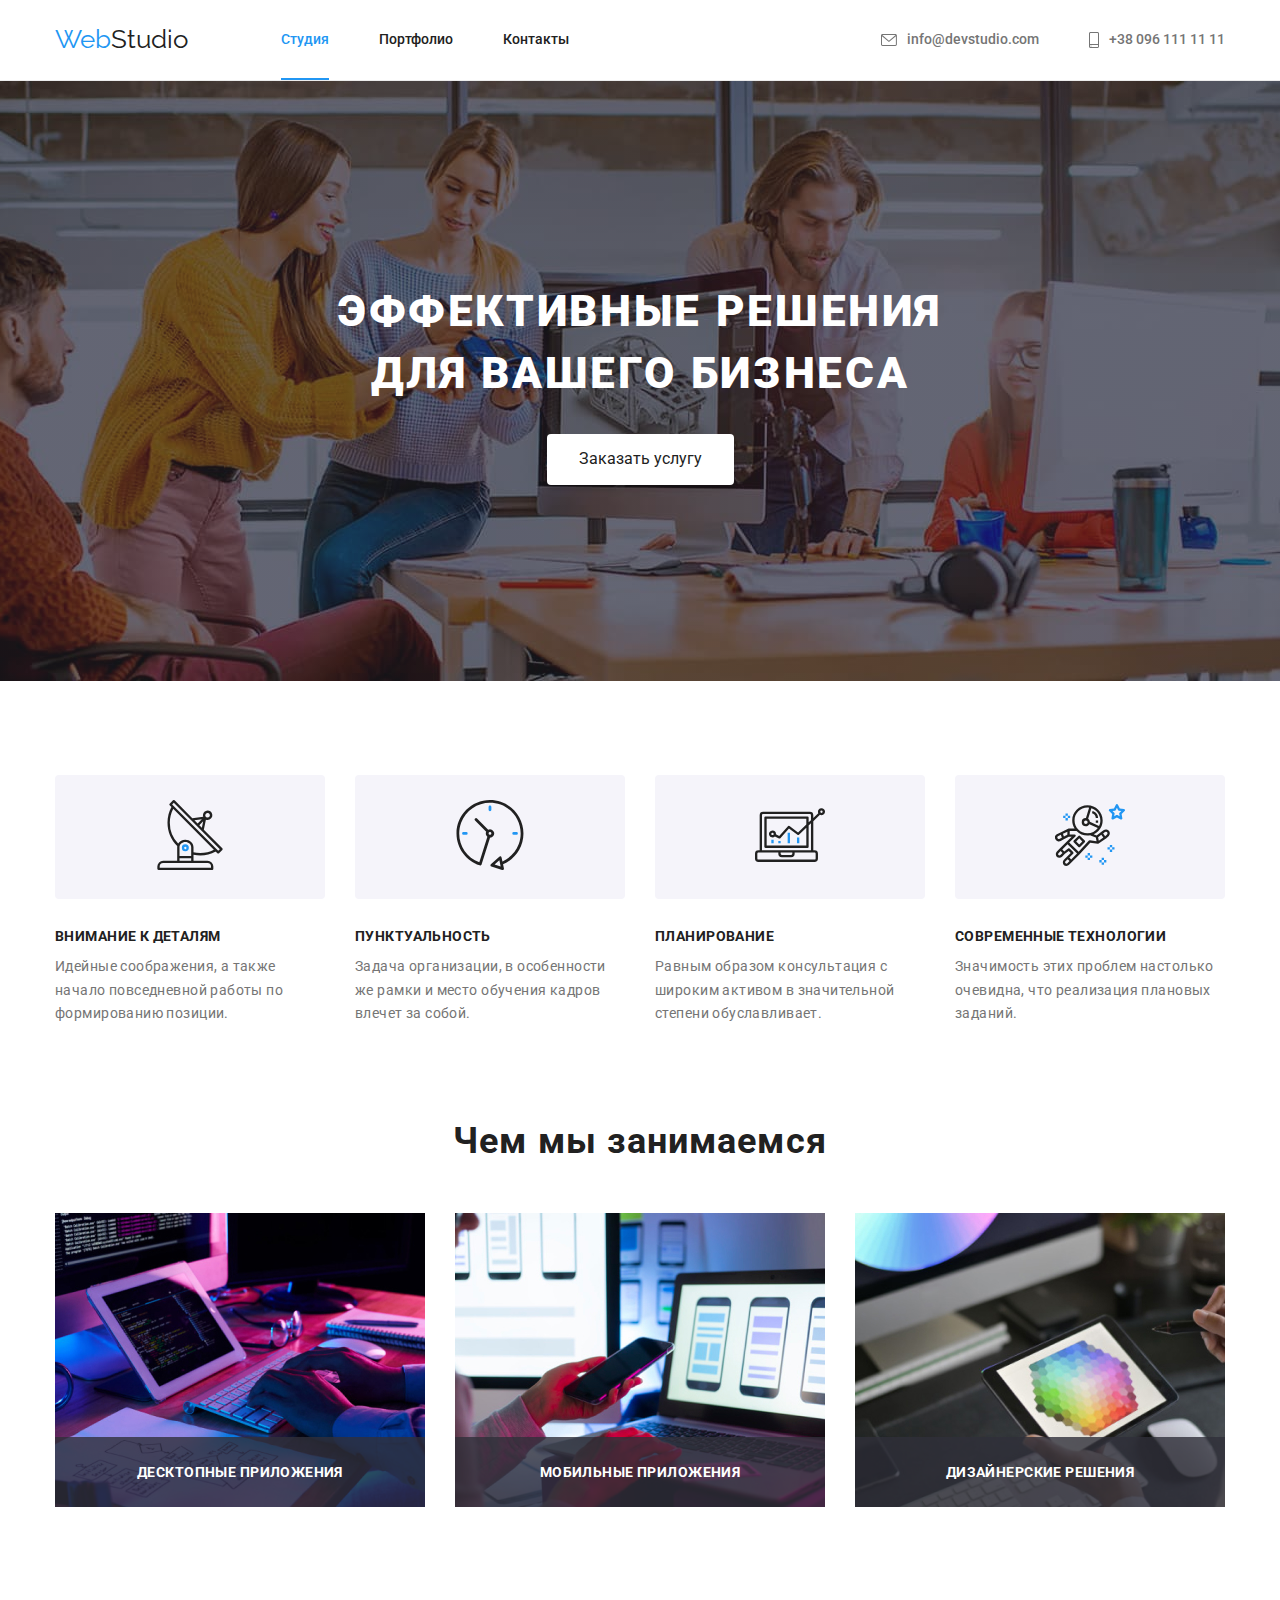
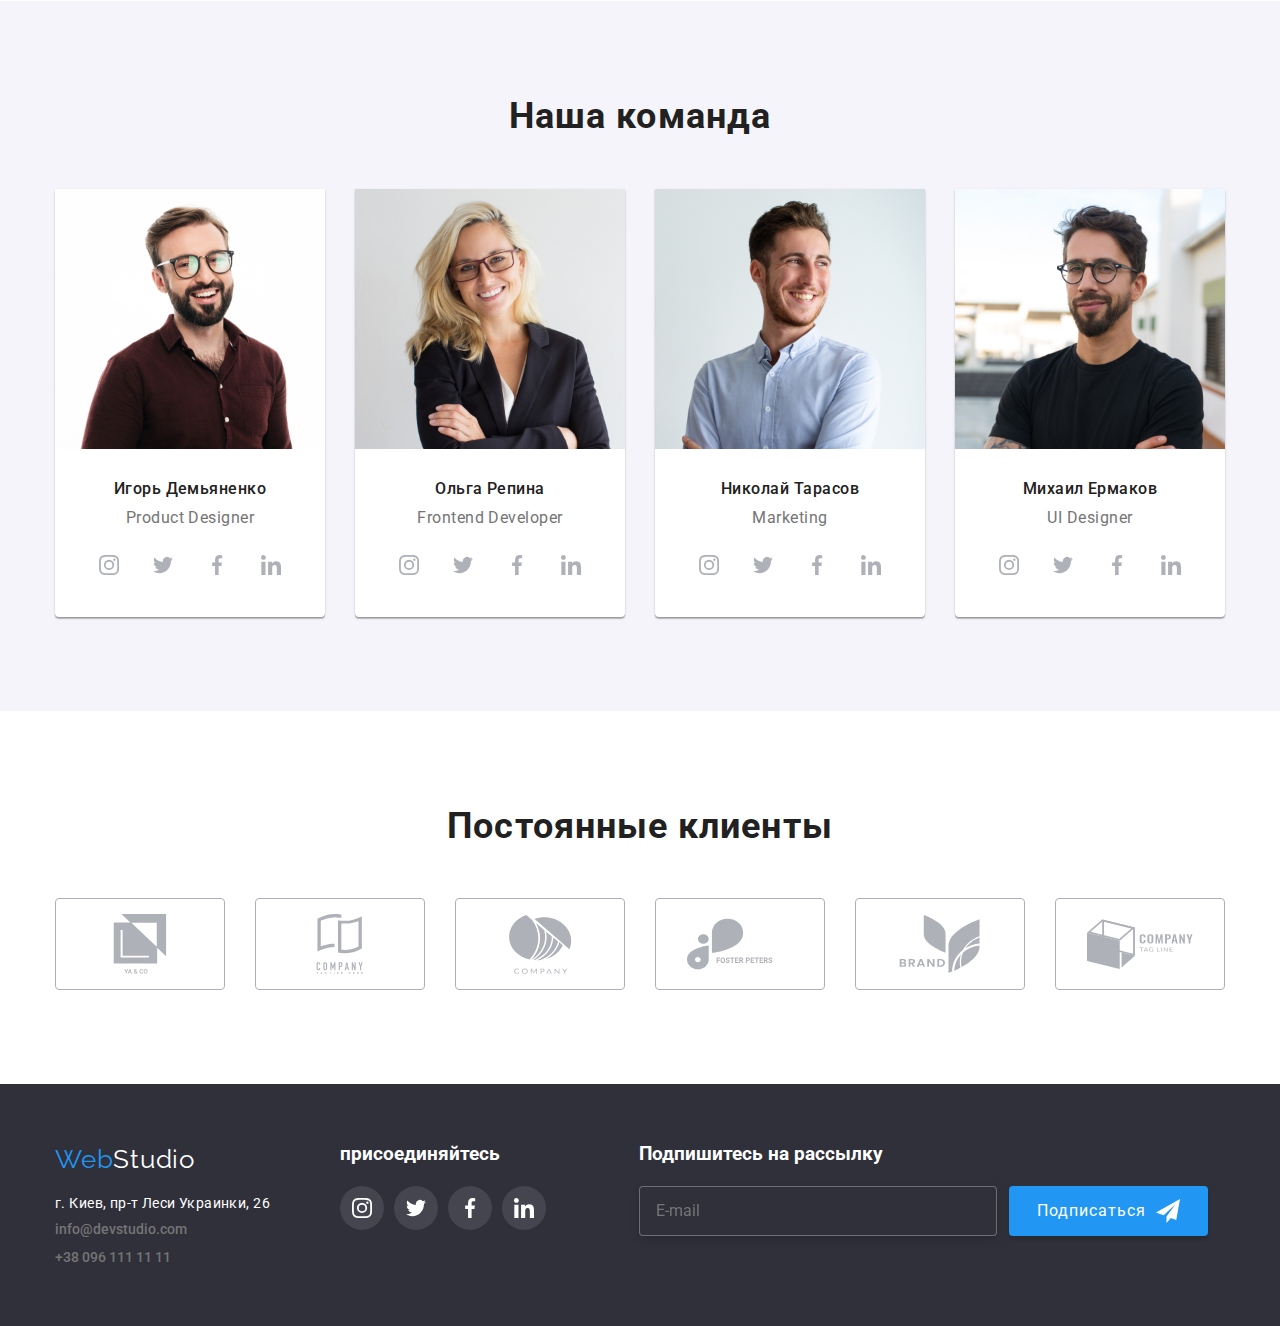
<file: index.html>
<!DOCTYPE html>
<html lang="ru">
    <head>
        <meta charset="UTF-8">
        <meta http-equiv="X-UA-Compatible" content="IE=edge">
        <meta name="viewport" content="width=device-width, initial-scale=1.0">
        <link rel="preconnect" href="https://fonts.googleapis.com">
        <link rel="preconnect" href="https://fonts.gstatic.com" crossorigin>
        <link href="https://fonts.googleapis.com/css2?family=Roboto:wght@400;500;700;900&display=swap" rel="stylesheet">
        <link rel="preconnect" href="https://fonts.googleapis.com">
        <link rel="preconnect" href="https://fonts.gstatic.com" crossorigin>
        <link href="https://fonts.googleapis.com/css2?family=Raleway:wght@700&display=swap" rel="stylesheet">
        <link rel="stylesheet" href="https://cdnjs.cloudflare.com/ajax/libs/modern-normalize/1.1.0/modern-normalize.min.css">
        <link rel="stylesheet" href="./css/styles.css">
        <title>WebStudio</title>
    </head>
    <body>
            <!-- Верхняя линия -->

            <header class="nav-line"> 
                <div class="container primary-nav">
                    <a href="./index.html" class="logo-pagination"><span class="logo-site">Web</span>Studio</a>
                    <nav>    
                        <ul class="site-pagination">
                            <li class="item"><a href="./index.html" class="pagination current">Студия</a></li>
                            <li class="item"><a href="./portfolio.html" class="pagination">Портфолио</a></li>
                            <li class="item"><a href="" class="pagination">Контакты</a></li>
                        </ul>
                    </nav>
                    <ul class="link-nav">
                        <li class="item">
                            <a href="mailto:info@devstudio.com" class="link link-icon-nav">
                                <svg width="16" height="12" class="item-contact-icon">
                                    <use href="./images/icon.svg#icon-mail"></use>
                                </svg>
                            info@devstudio.com
                            </a>
                        </li>
                        <li class="item">
                            <a href="tel:+380961111111" class="link link-icon-nav">
                                <svg width="10" height="16" class="item-contact-icon">
                                    <use href="./images/icon.svg#icon-smartphone"></use>
                                </svg>
                                +38 096 111 11 11
                            </a>
                        </li>
                    </ul>
                </div>
            </header>

            <!-- Шапка -->

            <main>
                <section class="container-fon">
                    <div class="container">
                        <h1 class="primary-title">
                            Эффективные решения<br> для вашего бизнеса
                        </h1>
                            <button  data-modal-open type="button" class="primary-button-order">Заказать услугу</button>
                    </div>
                    <div data-modal class="backdrop is-hidden" >
                        <div class="modal">
                            <button data-modal-close type="button" class="exit-modal">
                                <svg  class="exit-modal-icon" width="11" height="11">
                                    <use href="./images/icon.svg#icon-exit"></use>
                                </svg>
                            </button>

                            <h2 class="text-head">Оставьте свои данные, мы вам перезвоним</h2>
                            
                            <div>
                                
                                <form class="form-modal">
                                    <ul>
                                        <li class="input-block-modal">
                                            <label for="person" class="text-input">Имя</label>

                                            <span class="input-block"><input type="text" class="input-form" name="person" id="person">
                                                <svg class="icon-form" width="18" height="18">
                                                    <use href="./images/icon.svg#icon-person"></use>
                                                </svg>
                                            </span>
                                        </li>
                                        <li class="input-block-modal">
                                            <label for="user-phone" class="text-input">Телефон</label>

                                            <span class="input-block"><input type="tel" class="input-form" name="user-phone" id="user-phone">
                                                <svg class="icon-form" width="18" height="18">
                                                    <use href="./images/icon.svg#icon-phone"></use>
                                                </svg>
                                            </span>
                                        </li>
                                        <li class="input-block-modal">
                                            <label for="user-mail" class="text-input">Почта</label>
                                            
                                            <span class="input-block"><input type="email" class="input-form" name="user-mail" id="user-mail">
                                                <svg class="icon-form" width="18" height="18">
                                                    <use href="./images/icon.svg#icon-envelope-email"></use>
                                                </svg>
                                            </span>
                                        </li>
                                        <li class="input-block-modal">
                                            <label for="comment" class="text-input">Комментарий</label>
                                            <textarea name="comment" id="comment" rows="10" placeholder="Введите текст"></textarea>
                                        </li>
                                    </ul>
                                    
                                </form>

                                <label for="privacy" class="text-privacy">
                                    <input class="checkbox" type="checkbox" name="privacy" id="privacy">
                                    <span class="icon-input-checkbox"></span>
                                    Соглашаюсь с рассылкой и принимаю <a href="" class="link-text-privacy">Условия договора</a>
                                </label>
                              
                                <button type="submit" class="button-submit">Отправить</button>
                            </div>
                        </div>
                    </div>

                </section>

                <!-- Особенности -->

                <section class="section">
                    <div class="container ">
                        <ul class="nav-features">
                            <li class="item">
                                <div  class="item-features-icon">
                                    <svg width="70" height="70">
                                        <use href="./images/icon.svg#icon-antenna"></use>
                                    </svg>
                                </div>
                                <h3 class="advantages-tatle">Внимание к деталям</h3>
                                <p class="features-text">Идейные соображения, а также начало повседневной работы по формированию позиции.</p>
                            </li>
                            <li class="item">
                                <div  class="item-features-icon">
                                    <svg width="70" height="70">
                                        <use href="./images/icon.svg#icon-clock"></use>
                                    </svg>
                                </div>
                                <h3 class="advantages-tatle">Пунктуальность</h3>
                                <p class="features-text">Задача организации, в особенности же рамки и место обучения кадров влечет за собой.</p>
                            </li>
                            <li class="item">
                                <div  class="item-features-icon">
                                    <svg width="70" height="70">
                                        <use href="./images/icon.svg#icon-diagram"></use>
                                    </svg>
                                </div>
                                <h3 class="advantages-tatle">Планирование</h3>
                                <p class="features-text">Равным образом консультация с широким активом в значительной степени обуславливает.</p>
                            </li>
                            <li class="item">
                                <div  class="item-features-icon">
                                    <svg width="70" height="70">
                                        <use href="./images/icon.svg#icon-astronaut"></use>
                                    </svg>
                                </div>
                                <h3 class="advantages-tatle">Современные технологии</h3>
                                <p class="features-text">Значимость этих проблем настолько очевидна, что реализация плановых заданий.</p>
                            </li>
                        </ul>
                    </div>
                </section>

                <!-- Чем мы занимаемся -->

                <section class="section-img">
                    <div class="container">
                        <h2 class="subtitle">Чем мы занимаемся</h2>
                        <ul class="block-subtitle-img">
                            <li class="item"><img class="subtitle-img" src="./images/computer.jpg" alt="Набирает текст на компьютере" width="370">
                            <p class="text-item">Десктопные приложения</p></li>
                            <li class="item"><img class="subtitle-img" src="./images/hand-phone.jpg" alt="Синхронизирует телефон с компьютером" width="370">
                            <p class="text-item">Мобильные приложения</p></li>
                            <li class="item"><img class="subtitle-img" src="./images/tablet.jpg" alt="Рисует на планшете" width="370">
                            <p class="text-item">Дизайнерские решения</p></li>
                        </ul>
                    </div>
                </section>

                <!-- Наша команда -->

                <section class="section section-employee"> 
                    <div class="container">
                        <h2 class="subtitle">Наша команда</h2>
                        <ul class="block-employee">
                            <li class="item"><img class="subtitle-img" src="./images/igor.jpg" alt="Мужчина улыбается" width="270">
                                <div class="name-container">
                                    <h3 class="name-employee">Игорь Демьяненко</h3>
                                    <p class="name-specialty">Product Designer</p>

                                    <ul class="primary-icon-employee">
                                        <li class="icon-main-employee">
                                            <a href=""  class="icon-message">
                                                <svg class="icon-team" width="20" height="20">
                                                    <use href="./images/icon.svg#icon-instagram"></use>
                                                </svg>
                                            </a>
                                        </li>
                                        <li class="icon-main-employee">
                                            <a href=""  class="icon-message">
                                                <svg class="icon-team" width="20" height="20">
                                                    <use href="./images/icon.svg#icon-twitter"></use>
                                                </svg>
                                            </a>
                                        </li>
                                        <li class="icon-main-employee">
                                            <a href=""  class="icon-message">
                                                <svg class="icon-team" width="20" height="20">
                                                    <use href="./images/icon.svg#icon-facebook"></use>
                                                </svg>
                                            </a>
                                        </li>
                                        <li class="icon-main-employee">
                                            <a href=""  class="icon-message">
                                                <svg class="icon-team" width="20" height="20">
                                                    <use href="./images/icon.svg#icon-linkedin"></use>
                                                </svg>
                                            </a>
                                        </li>
                                    </ul>
                                </div> 
                            </li>
                            <li class="item"><img class="subtitle-img" src="./images/olga.jpg" alt="Девушка улыбается" width="270">
                                <div class="name-container">
                                    <h3 class="name-employee">Ольга Репина</h3>
                                    <p class="name-specialty">Frontend Developer</p>
                                
                                    <ul class="primary-icon-employee">
                                        <li class="icon-main-employee">
                                            <a href="" class="icon-message">
                                                <svg class="icon-team" width="20" height="20">
                                                    <use href="./images/icon.svg#icon-instagram"></use>
                                                </svg>
                                            </a>
                                        </li>
                                        <li class="icon-main-employee">
                                            <a href="" class="icon-message">
                                                <svg class="icon-team" width="20" height="20">
                                                    <use href="./images/icon.svg#icon-twitter"></use>
                                                </svg>
                                            </a>
                                        </li>
                                        <li class="icon-main-employee">
                                            <a href="" class="icon-message">
                                                <svg class="icon-team" width="20" height="20">
                                                    <use href="./images/icon.svg#icon-facebook"></use>
                                                </svg>
                                            </a>
                                        </li>
                                        <li class="icon-main-employee">
                                            <a href="" class="icon-message">
                                                <svg class="icon-team" width="20" height="20">
                                                    <use href="./images/icon.svg#icon-linkedin"></use>
                                                </svg>
                                            </a>
                                        </li>
                                    </ul>
                                </div>
                            </li>
                            <li class="item"><img class="subtitle-img" src="./images/nikolai.jpg" alt="Мужчина улыбается" width="270">
                                <div class="name-container">
                                    <h3 class="name-employee">Николай Тарасов</h3>
                                    <p class="name-specialty">Marketing</p>

                                    <ul class="primary-icon-employee">
                                        <li class="icon-main-employee">
                                            <a href="" class="icon-message">
                                                <svg class="icon-team" width="20" height="20">
                                                    <use href="./images/icon.svg#icon-instagram"></use>
                                                </svg>
                                            </a>
                                        </li>
                                        <li class="icon-main-employee">
                                            <a href="" class="icon-message">
                                                <svg class="icon-team" width="20" height="20">
                                                    <use href="./images/icon.svg#icon-twitter"></use>
                                                </svg>
                                            </a>
                                
                                        </li>
                                        <li class="icon-main-employee">
                                            <a href="" class="icon-message">
                                                <svg class="icon-team" width="20" height="20">
                                                    <use href="./images/icon.svg#icon-facebook"></use>
                                                </svg>
                                            </a>
                                        </li>
                                        <li class="icon-main-employee">
                                            <a href="" class="icon-message">
                                                <svg class="icon-team" width="20" height="20">
                                                    <use href="./images/icon.svg#icon-linkedin"></use>
                                                </svg>
                                            </a>
                                        </li>
                                    </ul>
                                </div>
                            </li>
                            <li class="item"><img class="subtitle-img" src="./images/mikhail.jpg" alt="Мужчина улыбается" width="270">
                                <div class="name-container">
                                    <h3 class="name-employee">Михаил Ермаков</h3>
                                    <p class="name-specialty">UI Designer</p>
                                
                                    <ul class="primary-icon-employee">
                                        <li class="icon-main-employee">
                                            <a href="" class="icon-message">
                                                <svg class="icon-team" width="20" height="20">
                                                    <use href="./images/icon.svg#icon-instagram"></use>
                                                </svg>
                                            </a>
                                        </li>
                                        <li class="icon-main-employee">
                                            <a href="" class="icon-message">
                                                <svg class="icon-team" width="20" height="20">
                                                    <use href="./images/icon.svg#icon-twitter"></use>
                                                </svg>
                                            </a>
                                        </li>
                                        <li class="icon-main-employee">
                                            <a href="" class="icon-message">
                                                <svg class="icon-team" width="20" height="20">
                                                    <use href="./images/icon.svg#icon-facebook"></use>
                                                </svg>
                                            </a>
                                        </li>
                                        <li class="icon-main-employee">
                                            <a href="" class="icon-message">
                                                <svg class="icon-team" width="20" height="20">
                                                    <use href="./images/icon.svg#icon-linkedin"></use>
                                                </svg>
                                            </a>
                                        </li>
                                    </ul>
                                </div>
                            </li>
                        </ul>
                    </div>
                </section>
                <section class="section">
                    <div class="container">
                        <h2 class="subtitle">Постоянные клиенты</h2>

                        <ul class="permanent-client">
                            <li class="permanent-company">
                                <a href="" class="link-permanent-company">
                                    <svg class="icon-company" width="106" height="60">
                                        <use href="./images/icon.svg#icon-group1"></use>
                                    </svg>
                                </a>
                            </li>
                            <li class="permanent-company">
                                <a href="" class="link-permanent-company">
                                    <svg class="icon-company" width="106" height="60">
                                        <use href="./images/icon.svg#icon-group2"></use>
                                    </svg>
                                </a>
                            </li>
                            <li class="permanent-company">
                                <a href="" class="link-permanent-company">
                                    <svg class="icon-company" width="106" height="60">
                                        <use href="./images/icon.svg#icon-group3"></use>
                                    </svg>
                                </a>
                            </li>
                            <li class="permanent-company">
                                <a href="" class="link-permanent-company">
                                    <svg class="icon-company" width="106" height="60">
                                        <use href="./images/icon.svg#icon-group4"></use>
                                    </svg>
                                </a>
                            </li>
                            <li class="permanent-company">
                                <a href="" class="link-permanent-company">
                                    <svg class="icon-company" width="106" height="60">
                                        <use href="./images/icon.svg#icon-group5"></use>
                                    </svg>
                                </a>
                            </li>
                            <li class="permanent-company">
                                <a href="" class="link-permanent-company">
                                    <svg class="icon-company" width="106" height="60">
                                        <use href="./images/icon.svg#icon-group6"></use>
                                    </svg>
                                </a>
                            </li>
                        </ul>

                    </div>
                </section>
            </main>

            <!-- Подвал -->
            
            <footer class="bottom">
                <div  class="container footer-container">
                    <div>
                        <a href="./index.html" class="bottom-pagination"><span class="logo-site-bottom">Web</span>Studio</a>
                        <address class="bottom-address">
                            <p class="features-address">г. Киев, пр-т Леси Украинки, 26</p>
                            <ul class="bottom-link">
                                <li class="item"><a href="mailto:info@devstudio.com" class="link">info@devstudio.com</a></li>
                                <li class="item"><a href="tel:+380961111111" class="link">+38 096 111 11 11</a></li>
                            </ul>
                        </address>
                    </div>
                    <div class="join-link-section">
                        <h3 class="join-text">присоединяйтесь</h3>
                        
                        <ul class="icon-join-message">
                            <li class="footer-link-message">
                                <a href="" class="footer-link-icon">
                                    <svg class="footer-icon" width="20" height="20">
                                        <use href="./images/icon.svg#icon-instagram"></use>
                                    </svg>
                                </a>
                            </li>
                            <li class="footer-link-message">
                                <a href="" class="footer-link-icon">
                                    <svg class="footer-icon" width="20" height="20">
                                        <use href="./images/icon.svg#icon-twitter"></use>
                                    </svg>
                                </a>
                            </li>
                            <li class="footer-link-message">
                                <a href="" class="footer-link-icon">
                                    <svg class="footer-icon" width="20" height="20">
                                        <use href="./images/icon.svg#icon-facebook"></use>
                                    </svg>
                                </a>
                            </li>
                            <li class="footer-link-message">
                                <a href="" class="footer-link-icon">
                                    <svg class="footer-icon" width="20" height="20">
                                        <use href="./images/icon.svg#icon-linkedin"></use>
                                    </svg>
                                </a>
                            </li>
                        </ul>
                    </div>
                    <div class="subscribe">
                        <h3 class="join-text">Подпишитесь на рассылку</h3>

                        <form class="block-subscribe">
                            <span class="mail-subscribe"><input type="email" name="user-mail-subscribe" id="user-mail-subscribe" placeholder="E-mail">
                            <label for="user-mail-subscribe"></label>
                            </span>
                            
                            <button class="button-subscribe" type="submit"><span class="text-subscribe">Подписаться</span>
                                <svg class="icon-subscribe" width="24" height="24">
                                    <use href="images/icon.svg#icon-telegram"></use>
                                </svg>
                            </button>
                        </form>
                        
                    </div>
                </div>
            </footer>
    <script src="./js/modal.js"></script>
        </body>
</html>
</file>
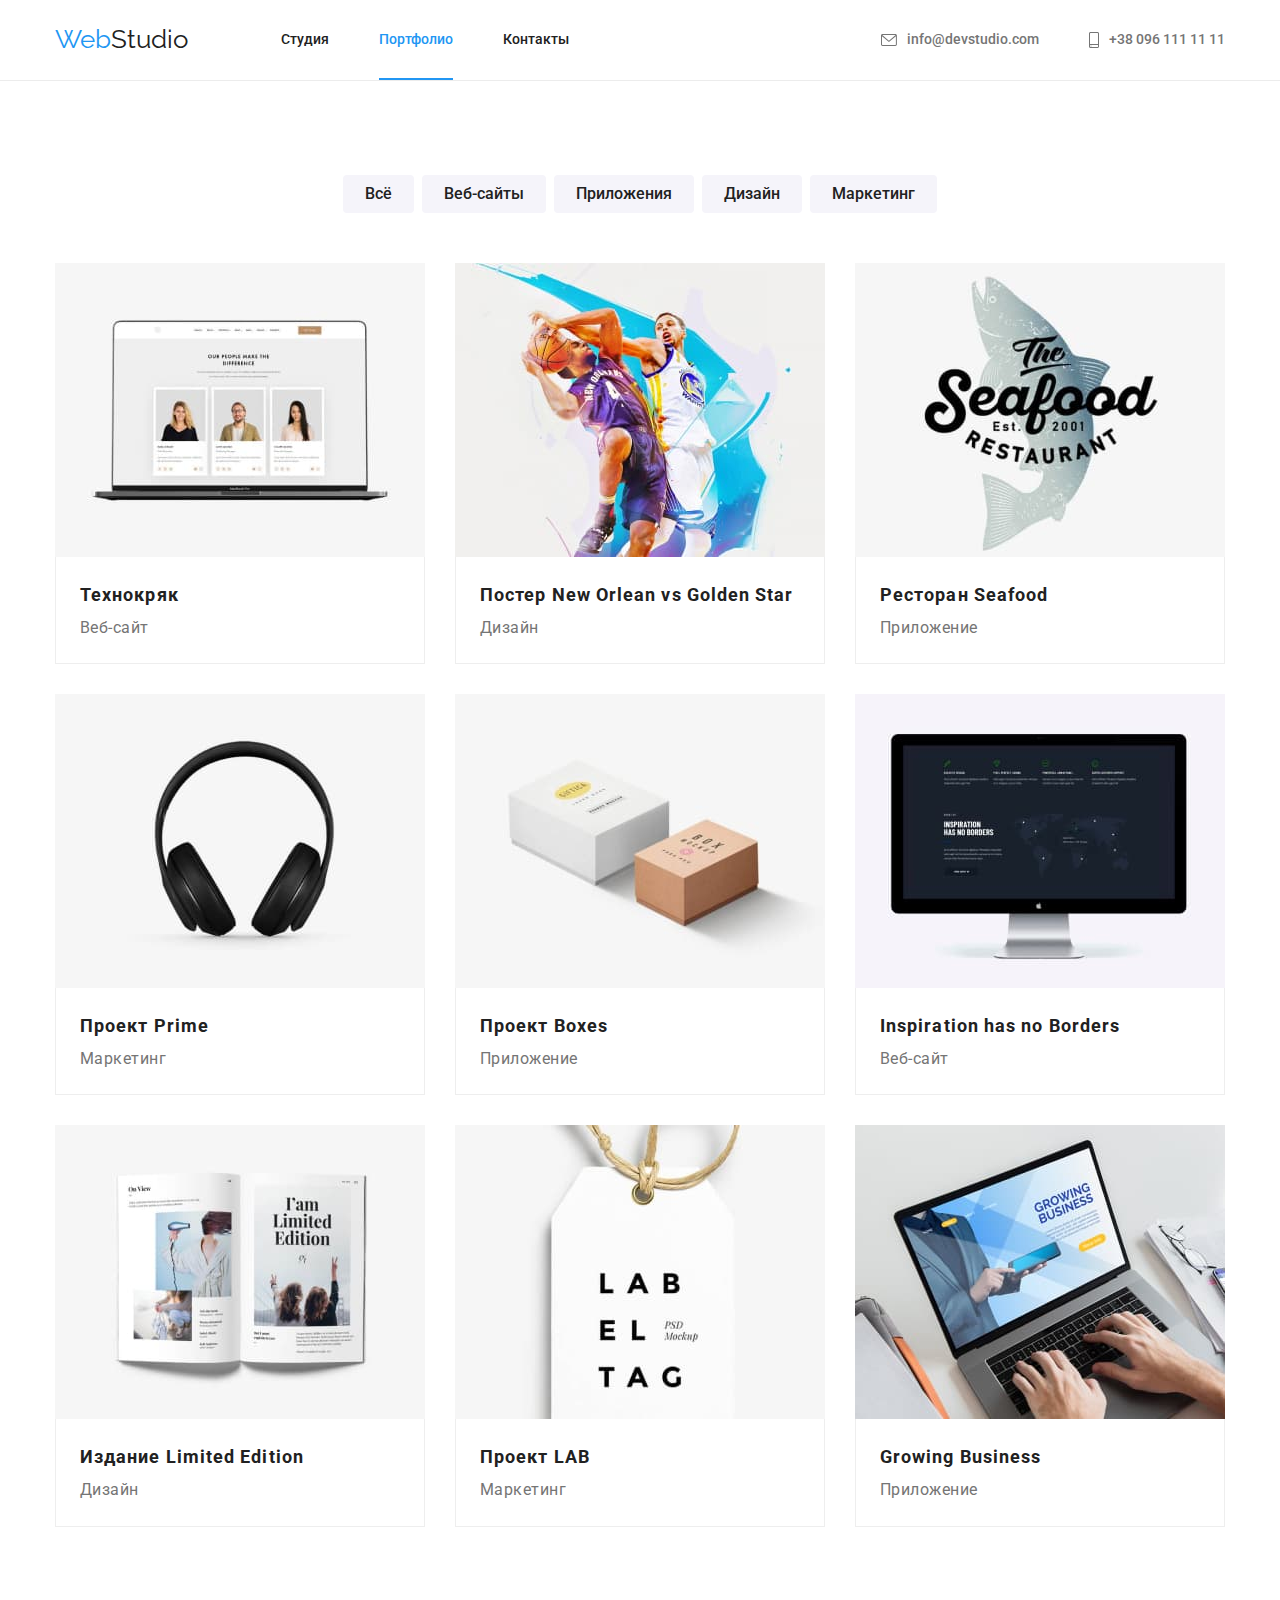
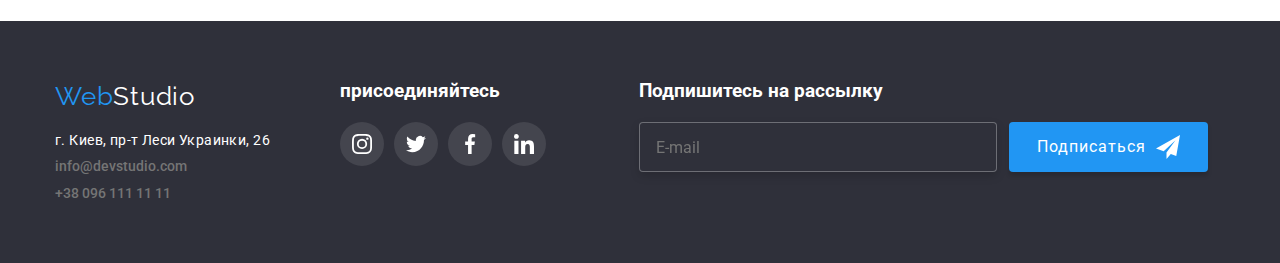
<file: portfolio.html>
<!DOCTYPE html>
<html lang="ru">
<head>
    <meta charset="UTF-8">
    <meta http-equiv="X-UA-Compatible" content="IE=edge">
    <meta name="viewport" content="width=device-width, initial-scale=1.0">
    <link rel="preconnect" href="https://fonts.googleapis.com">
    <link rel="preconnect" href="https://fonts.gstatic.com" crossorigin>
    <link href="https://fonts.googleapis.com/css2?family=Roboto:wght@400;500;700;900&display=swap" rel="stylesheet">
    <link rel="preconnect" href="https://fonts.googleapis.com">
    <link rel="preconnect" href="https://fonts.gstatic.com" crossorigin>
    <link href="https://fonts.googleapis.com/css2?family=Raleway:wght@700&display=swap" rel="stylesheet">
    <link rel="stylesheet" href="https://cdnjs.cloudflare.com/ajax/libs/modern-normalize/1.1.0/modern-normalize.min.css">
    <link rel="stylesheet" href="./css/styles.css">
    <title>WebStudio</title>
</head>
<body>
        <!-- Верхняя линия -->
        <header class="nav-line">
            <div class="container primary-nav">
                <a href="./index.html" class="logo-pagination"><span class="logo-site" >Web</span>Studio</a>
                <nav>
                    <ul class="site-pagination">
                        <li class="item"><a href="./index.html" class="pagination">Студия</a></li>
                        <li class="item"><a href="./portfolio.html" class="pagination current">Портфолио</a></li>
                        <li class="item"><a href="" class="pagination">Контакты</a></li>
                    </ul>
                </nav>
                <ul class="link-nav">
                    <li class="item">
                        <a href="mailto:info@devstudio.com" class="link link-icon-nav">
                            <svg width="16" height="12" class="item-contact-icon">
                                <use href="./images/icon.svg#icon-mail"></use>
                            </svg>
                            info@devstudio.com
                        </a>
                    </li>
                    <li class="item">
                        <a href="tel:+380961111111" class="link link-icon-nav">
                            <svg width="10" height="16" class="item-contact-icon">
                                <use href="./images/icon.svg#icon-smartphone"></use>
                            </svg>
                            +38 096 111 11 11
                        </a>
                    </li>
                </ul>
            </div>
        </header>
        <!-- Портфолио -->
        <main>
            <section class="section">
                <div class="container">
                    <h1 class="visually-hidden">Портфолио</h1>
                        <ul class="portfolio-button">
                            <li class="item"><button type="button" class="button-order">Всё</button></li>
                            <li class="item"><button type="button" class="button-order">Веб-сайты</button></li>
                            <li class="item"><button type="button" class="button-order">Приложения</button></li>
                            <li class="item"><button type="button" class="button-order">Дизайн</button></li>
                            <li class="item"><button type="button" class="button-order">Маркетинг</button></li>
                        </ul>

                    <h2 class="visually-hidden">Типы работ</h2>
                        <ul class="portfolio-container">

                            <li class="item">
                                <a href="" class="link-subtitle-img">
                                    <div class="overlay-image"><img class="subtitle-img" src="./images/technocrack.jpg" alt="Сайт с сотрудниками на ноуте" width="370">
                                        <p class="subtitle-img-text">Технокряк это современная площадка распространения коронавируса. Компании используют эту платформу для цифрового
                                        шпионажа и атак на защищённые сервера конкурентов.</p>
                                    </div>
                                    <div class="item-text"><h3 class="portfolio-title">Технокряк</h3>
                                        <p class="portfolio-specialty">Веб-сайт</p>
                                    </div>
                                </a>
                            </li>

                            <li class="item">
                                <a href="" class="link-subtitle-img">
                                    <div class="overlay-image"><img class="subtitle-img" src="./images/poster.jpg" alt="Постер с игроками в баскетбол" width="370">
                                        <p class="subtitle-img-text">Технокряк это современная площадка распространения коронавируса. Компании используют эту платформу для цифрового
                                        шпионажа и атак на защищённые сервера конкурентов.</p>
                                    </div>
                                    <div class="item-text"><h3 class="portfolio-title">Постер New Orlean vs Golden Star</h3>
                                        <p class="portfolio-specialty">Дизайн</p>
                                    </div>
                                </a>
                            </li>

                            <li class="item">
                                <a href="" class="link-subtitle-img">
                                    <div class="overlay-image"><img class="subtitle-img" src="./images/seafood.jpg" alt="Эмблема ресторана Сифуд" width="370">
                                        <p class="subtitle-img-text">Технокряк это современная площадка распространения коронавируса. Компании используют эту платформу для цифрового
                                        шпионажа и атак на защищённые сервера конкурентов.</p>
                                    </div>
                                    <div class="item-text"><h3 class="portfolio-title">Ресторан Seafood</h3>
                                        <p class="portfolio-specialty">Приложение</p>
                                    </div>
                                </a>
                            </li>

                            <li class="item">
                                <a href="" class="link-subtitle-img">
                                    <div class="overlay-image"><img class="subtitle-img" src="./images/prime.jpg" alt="Наушники" width="370">
                                        <p class="subtitle-img-text">Технокряк это современная площадка распространения коронавируса. Компании используют эту платформу для цифрового
                                        шпионажа и атак на защищённые сервера конкурентов.</p>
                                    </div>
                                    <div class="item-text"><h3 class="portfolio-title">Проект Prime</h3>
                                        <p class="portfolio-specialty">Маркетинг</p>
                                    </div>
                                </a>
                            </li>

                            <li class="item">
                                <a href="" class="link-subtitle-img">
                                    <div class="overlay-image"><img class="subtitle-img" src="./images/boxes.jpg" alt="Две коробки" width="370">
                                        <p class="subtitle-img-text">Технокряк это современная площадка распространения коронавируса. Компании используют эту платформу для цифрового
                                        шпионажа и атак на защищённые сервера конкурентов.</p>
                                    </div>
                                    <div class="item-text"><h3 class="portfolio-title">Проект Boxes</h3>
                                        <p class="portfolio-specialty">Приложение</p>
                                    </div>
                                </a>
                            </li>

                            <li class="item">
                                <a href="" class="link-subtitle-img">
                                    <div class="overlay-image"><img class="subtitle-img" src="./images/borders.jpg" alt="Экран компьютера" width="370">
                                        <p class="subtitle-img-text">Технокряк это современная площадка распространения коронавируса. Компании используют эту платформу для цифрового
                                        шпионажа и атак на защищённые сервера конкурентов.</p>
                                    </div>
                                    <div class="item-text"><h3 class="portfolio-title">Inspiration has no Borders</h3>
                                        <p class="portfolio-specialty">Веб-сайт</p>
                                    </div>
                                </a>
                            </li>

                            <li class="item">
                                <a href="" class="link-subtitle-img">
                                    <div class="overlay-image"><img class="subtitle-img" src="./images/limited-edition.jpg" alt="Открытая книга" width="370">
                                        <p class="subtitle-img-text">Технокряк это современная площадка распространения коронавируса. Компании используют эту платформу для цифрового
                                        шпионажа и атак на защищённые сервера конкурентов.</p>
                                    </div>
                                    <div class="item-text"><h3 class="portfolio-title">Издание Limited Edition</h3>
                                        <p class="portfolio-specialty">Дизайн</p>
                                    </div>
                                </a>
                            </li>

                            <li class="item">
                                <a href="" class="link-subtitle-img">
                                    <div class="overlay-image"><img class="subtitle-img" src="./images/lab.jpg" alt="Этекетка с лэйблом" width="370">
                                        <p class="subtitle-img-text">Технокряк это современная площадка распространения коронавируса. Компании используют эту платформу для цифрового
                                        шпионажа и атак на защищённые сервера конкурентов.</p>
                                    </div>
                                    <div class="item-text"><h3 class="portfolio-title">Проект LAB</h3>
                                        <p class="portfolio-specialty">Маркетинг</p>
                                    </div>
                                </a>
                            </li>

                            <li class="item">
                                <a href="" class="link-subtitle-img">
                                    <div class="overlay-image"><img class="subtitle-img" src="./images/business.jpg" alt="Руки на клавиатуре ноутбука" width="370">
                                        <p class="subtitle-img-text">Технокряк это современная площадка распространения коронавируса. Компании используют эту платформу для цифрового
                                        шпионажа и атак на защищённые сервера конкурентов.</p>
                                    </div>
                                    <div class="item-text"><h3 class="portfolio-title">Growing Business</h3>
                                        <p class="portfolio-specialty">Приложение</p>
                                    </div>
                                </a>
                            </li>
                        </ul>
                </div>
            </section>
        </main>
        <!-- Подвал -->
        <footer class="bottom">
            <div class="container footer-container">
                <div>
                    <a href="./index.html" class="bottom-pagination"><span class="logo-site-bottom">Web</span>Studio</a>
                    <address class="bottom-address">
                        <p class="features-address">г. Киев, пр-т Леси Украинки, 26</p>
                        <ul class="bottom-link">
                            <li class="item"><a href="mailto:info@devstudio.com" class="link">info@devstudio.com</a></li>
                            <li class="item"><a href="tel:+380961111111" class="link">+38 096 111 11 11</a></li>
                        </ul>
                    </address>
                </div>
                <div class="join-link-section">
                    <h3 class="join-text">присоединяйтесь</h3>
            
                    <ul class="icon-join-message">
                        <li class="footer-link-message">
                            <a href="" class="footer-link-icon">
                                <svg class="footer-icon" width="20" height="20">
                                    <use href="./images/icon.svg#icon-instagram"></use>
                                </svg>
                            </a>
                        </li>
                        <li class="footer-link-message">
                            <a href="" class="footer-link-icon">
                                <svg class="footer-icon" width="20" height="20">
                                    <use href="./images/icon.svg#icon-twitter"></use>
                                </svg>
                            </a>
                        </li>
                        <li class="footer-link-message">
                            <a href="" class="footer-link-icon">
                                <svg class="footer-icon" width="20" height="20">
                                    <use href="./images/icon.svg#icon-facebook"></use>
                                </svg>
                            </a>
                        </li>
                        <li class="footer-link-message">
                            <a href="" class="footer-link-icon">
                                <svg class="footer-icon" width="20" height="20">
                                    <use href="./images/icon.svg#icon-linkedin"></use>
                                </svg>
                            </a>
                        </li>
                    </ul>
                </div>
                <div class="subscribe">
                    <h3 class="join-text">Подпишитесь на рассылку</h3>
                
                    <form class="block-subscribe">
                        <span class="mail-subscribe"><input type="email" name="user-mail-subscribe" id="user-mail-subscribe"
                                placeholder="E-mail">
                            <label for="user-mail-subscribe"></label>
                        </span>
                
                        <button class="button-subscribe" type="submit"><span class="text-subscribe">Подписаться</span>
                            <svg class="icon-subscribe" width="24" height="24">
                                <use href="images/icon.svg#icon-telegram"></use>
                            </svg>
                        </button>
                    </form>
                
                </div>
            </div>
        </footer>
</body>
</html>
</file>
<file: css/styles.css>
*,
*::before,
*::after {
  box-sizing: border-box;
}

/* основа текста */

:root {
  --title-text-color: #212121;
  --subtitle-text-color: #757575;
  --accent-color: #2196f3;
  --text-btn-color: #ffffff;
  --fon-color: #2f303a;
  --btn-fon-color: #f5f4fa;
  --icon-fon-color: #afb1b8;
}

.visually-hidden {
  position: absolute;
  width: 1px;
  height: 1px;
  margin: -1px;
  border: 0;
  padding: 0;

  white-space: nowrap;
  clip-path: inset(100%);
  clip: rect(0 0 0 0);
  overflow: hidden;
}

body {
  font-family: 'Roboto', sans-serif;
  color: var(--title-text-color);
}

ul {
  list-style-type: none;
}

/* размеры сайта */

h1,
h2,
h3,
ul,
p {
  margin: 0;
  padding: 0;
}

.container {
  width: 1200px;
  padding-left: 15px;
  padding-right: 15px;
  margin-left: auto;
  margin-right: auto;
}

/* Верхняя линия*/

.nav-line {
  width: 100%;
  border-bottom: 1px solid #ececec;
}

.primary-nav {
  display: flex;
  align-items: center;
}

.logo-pagination {
  font-family: 'Raleway', sans-serif;
  color: var(--title-text-color);
  font-size: 26px;
  line-height: 1.2;
  text-decoration: none;
  margin-right: 93px;
}

.site-pagination {
  display: flex;
}

.site-pagination .pagination.current {
  position: relative;
  color: var(--accent-color);
}

.site-pagination .pagination.current::after {
  position: absolute;
  content: '';
  width: 100%;
  height: 2px;
  bottom: 0;
  transform: translateX(-100%);
  background-color: var(--accent-color);
}

.site-pagination .item:not(:last-child) {
  margin-right: 50px;
}

.pagination {
  display: block;
  padding-top: 32px;
  padding-bottom: 32px;

  color: var(--title-text-color);
  font-weight: 500;
  font-size: 14px;
  line-height: 1.1;
  text-decoration: none;

  transition-property: color;
  transition-duration: 250ms;
  transition-timing-function: cubic-bezier(0.4, 0, 0.2, 1);
}

.pagination:hover,
.pagination:focus {
  color: var(--accent-color);
}
.link-nav {
  display: flex;
  margin-left: auto;
}

.link-nav .item {
  display: flex;
  justify-content: center;
  align-items: center;
}

.link-nav .item + .item {
  margin-left: 50px;
}

.link-nav .link {
  padding-top: 32px;
  padding-bottom: 32px;
}

.link {
  color: var(--subtitle-text-color);
  font-weight: 500;
  font-size: 14px;
  line-height: 1.1;
  font-style: normal;
  text-decoration: none;

  transition-property: color;
  transition-duration: 250ms;
  transition-timing-function: cubic-bezier(0.4, 0, 0.2, 1);
}

.link-icon-nav {
  display: flex;
  justify-content: center;
  align-items: center;
}

.item-contact-icon {
  align-items: baseline;
  fill: currentColor;
  margin-right: 10px;
}

.logo-site-bottom,
.logo-site,
.link:hover,
.link:focus {
  color: var(--accent-color);
}

/* шапка */

.container-fon {
  max-width: 1600px;
  height: 600px;
  margin-left: auto;
  margin-right: auto;
  padding-top: 200px;
  padding-bottom: 200px;
  text-align: center;
  background: var(--fon-color);
  background-image: linear-gradient(rgba(47, 48, 58, 0.4), rgba(47, 48, 58, 0.4)),
    url(../images/main-fon.jpg);
  background-repeat: no-repeat;
  background-position: center;
  background-size: cover;
}

.primary-button-order {
  padding: 10px 32px;
  box-shadow: 0px 4px 4px rgba(0, 0, 0, 0.15);
  border: none;
  border-radius: 4px;

  color: var(--title-text-color);
  background: var(--text-btn-color);
  font-family: 'Roboto', sans-serif;
  font-size: 16px;
  line-height: 1.9;
  cursor: pointer;

  transition-property: background-color, color;
  transition-duration: 250ms;
  transition-timing-function: cubic-bezier(0.4, 0, 0.2, 1);
}

.primary-button-order:hover,
.primary-button-order:focus {
  color: var(--text-btn-color);
  background: var(--accent-color);
}

.primary-title {
  margin-bottom: 30px;
  color: var(--text-btn-color);
  background: transparent;
  font-weight: 900;
  font-size: 44px;
  line-height: 1.4;
  letter-spacing: 0.06em;
  text-transform: uppercase;
}

.form-modal {
  min-width: 448px;
  min-height: 342px;
}

.text-head {
  margin-bottom: 12px;
  font-size: 20px;
  line-height: 23px;
  text-align: center;
  letter-spacing: 0.03em;
  color: var(--title-text-color);
}

.input-block-modal {
  display: flex;
  flex-direction: column;
}

.input-block-modal:not(:last-child) {
  margin-bottom: 10px;
}

.input-block-modal textarea {
  outline-style: none;
  border: 1px solid rgba(33, 33, 33, 0.2);
  border-radius: 4px;

  transition-property: border-color;
  transition-duration: 250ms;
  transition-timing-function: cubic-bezier(0.4, 0, 0.2, 1);
}

textarea:focus {
  border-color: var(--accent-color);
}

.input-block-modal textarea::placeholder {
  margin-top: 12px;
  margin-left: 16px;
  font-size: 14px;
  line-height: 16px;
  letter-spacing: 0.01em;

  color: rgba(117, 117, 117, 0.5);
}

.input-block {
  position: relative;
  display: flex;
  flex-direction: column;
}

.icon-form {
  position: absolute;
  display: flex;
  top: 50%;
  left: 15px;
  transform: translateY(-50%);

  fill: var(--title-text-color);

  transition-property: fill;
  transition-duration: 250ms;
  transition-timing-function: cubic-bezier(0.4, 0, 0.2, 1);
}

.input-form {
  padding-left: 42px;
  outline-style: none;
  border: 1px solid rgba(33, 33, 33, 0.2);
  border-radius: 4px;

  transition-property: border-color;
  transition-duration: 250ms;
  transition-timing-function: cubic-bezier(0.4, 0, 0.2, 1);
}

.input-form:focus {
  border-color: var(--accent-color);
}

.input-form:focus ~ .icon-form {
  fill: var(--accent-color);
}

.text-input {
  display: flex;
  margin-bottom: 4px;
  font-size: 12px;
  line-height: 14px;
  letter-spacing: 0.01em;
  color: var(--subtitle-text-color);
}

input,
textarea {
  padding: 12px 16px;
}

textarea {
  resize: none;
  min-width: 100%;
  height: 120px;
}

.input-block-modal input {
  height: 40px;
}

.text-privacy {
  display: flex;
  align-items: center;
  justify-content: center;
  margin-top: 20px;
  font-size: 14px;
  line-height: 24px;
  letter-spacing: 0.03em;
  color: var(--subtitle-text-color);
}

.link-text-privacy {
  color: var(--accent-color);
  font-size: 14px;
  line-height: 24px;
  letter-spacing: 0.03em;
}

.icon-input-checkbox {
  display: inline-block;
  margin-right: 7px;
  width: 15px;
  height: 15px;
  border: 2px solid var(--title-text-color);
  border-radius: 2px;
}

.checkbox:checked + .icon-input-checkbox {
  border-color: var(--accent-color);
  background: var(--accent-color);
  background-image: url('../images/ok-check.svg');
  background-size: contain;
  background-origin: border-box;
}

.checkbox:focus + .icon-input-checkbox {
  border-color: var(--accent-color);
}

.checkbox {
  position: absolute;
  width: 1px;
  height: 1px;
  margin: -1px;
  border: 0;
  padding: 0;

  white-space: nowrap;
  clip-path: inset(100%);
  clip: rect(0 0 0 0);
  overflow: hidden;
}

.button-submit {
  display: inline-block;
  margin-top: 30px;
  padding: 10px 56px;
  border: none;

  font-size: 16px;
  line-height: 30px;
  letter-spacing: 0.06em;

  cursor: pointer;
  color: var(--text-btn-color);
  background: var(--accent-color);
  box-shadow: 0px 4px 4px rgba(0, 0, 0, 0.15);
  border-radius: 4px;
}

/* особенности */

.section {
  padding-top: 94px;
  padding-bottom: 94px;
}

.nav-features {
  display: flex;
}

.nav-features .item {
  width: 270px;
}

.item-features-icon {
  width: 270px;
  padding: 25px 100px;
  margin-bottom: 30px;
  background: var(--btn-fon-color);
  border-radius: 4px;
}

.nav-features .item:not(:last-child) {
  margin-right: 30px;
}

.advantages-tatle {
  margin-bottom: 10px;
  font-size: 14px;
  line-height: 1.1;
  letter-spacing: 0.03em;
  text-transform: uppercase;
}

.features-text {
  font-size: 14px;
  line-height: 1.7;
  letter-spacing: 0.03em;
  color: var(--subtitle-text-color);
}

/* чем мы занимаемся */

.section-img {
  padding-bottom: 94px;
}

.subtitle {
  text-align: center;
  margin-bottom: 50px;
  font-size: 36px;
  line-height: 1.2;
  letter-spacing: 0.03em;
}

.block-subtitle-img {
  display: flex;
}

.block-subtitle-img .item:not(:last-child) {
  margin-right: 30px;
}

.subtitle-img {
  display: block;
}

.block-subtitle-img .item {
  position: relative;
}

.item .text-item {
  width: 100%;
  padding: 27px 82px;
  font-weight: bold;
  font-size: 14px;
  line-height: 16px;
  text-align: center;
  letter-spacing: 0.03em;
  text-transform: uppercase;
  background-color: rgba(47, 48, 58, 0.8);
  color: var(--text-btn-color);

  position: absolute;
  bottom: 0;
  right: 0;
}

/* наша команда */

.section-employee {
  background: var(--btn-fon-color);
}

.block-employee {
  display: flex;
}

.block-employee .item:not(:last-child) {
  margin-right: 30px;
}

.subtitle-employee {
  display: block;
}

.block-employee .item {
  background: var(--text-btn-color);
  box-shadow: 0px 1px 3px rgba(0, 0, 0, 0.12), 0px 1px 1px rgba(0, 0, 0, 0.14),
    0px 2px 1px rgba(0, 0, 0, 0.2);
  border-radius: 0px 0px 4px 4px;
}

.name-employee {
  margin-bottom: 10px;
  font-weight: 500;
  font-size: 16px;
  line-height: 1.2;
  letter-spacing: 0.03em;
  text-align: center;
}

.name-specialty {
  font-size: 16px;
  line-height: 1.2;
  color: var(--subtitle-text-color);
  letter-spacing: 0.03em;
  text-align: center;
  margin-bottom: 16px;
}

.name-container {
  padding-top: 30px;
  padding-bottom: 30px;
}

.icon-team {
  fill: var(--icon-fon-color);
}

.primary-icon-employee {
  display: flex;
  justify-content: center;
}

.icon-main-employee {
  display: flex;
  align-items: center;
  justify-content: center;
  width: 44px;
  height: 44px;
}

.icon-message {
  display: flex;
  align-items: center;
  justify-content: center;
  width: 100%;
  height: 100%;
  border-radius: 50%;
  color: var(--icon-fon-color);

  transition-property: background-color, color;
  transition-duration: 250ms;
  transition-timing-function: cubic-bezier(0.4, 0, 0.2, 1);
}

.icon-team {
  fill: currentColor;
}

.icon-message:hover,
.icon-message:focus {
  color: var(--text-btn-color);
  background: var(--accent-color);
}

.icon-main-employee:not(:last-child) {
  margin-right: 10px;
}

/* Постоянные клиенты  */

.permanent-client {
  display: flex;
  justify-content: center;
}

.permanent-company:not(:last-child) {
  margin-right: 30px;
}

.permanent-company {
  display: flex;
  justify-content: center;
  align-items: center;
  width: 170px;
  height: 92px;
  border-radius: 4px;
}

.link-permanent-company {
  display: flex;
  align-items: center;
  justify-content: center;
  width: 100%;
  height: 100%;
  border: 1px solid var(--icon-fon-color);
  color: var(--icon-fon-color);
  border-radius: 4px;

  transition-property: border-color, color;
  transition-duration: 250ms;
  transition-timing-function: cubic-bezier(0.4, 0, 0.2, 1);
}

.icon-company {
  fill: currentColor;
}

.link-permanent-company:hover,
.link-permanent-company:focus {
  color: var(--accent-color);
  border-color: var(--accent-color);
}

/* подвал */
.footer-container {
  display: flex;
}

.bottom {
  display: flex;
  align-items: center;
  padding-top: 60px;
  padding-bottom: 60px;
  background: var(--fon-color);
}

.bottom-pagination {
  display: block;
  margin-bottom: 20px;

  font-family: 'Raleway', sans-serif;
  color: var(--text-btn-color);
  font-size: 26px;
  line-height: 1.2;
  letter-spacing: 0.03em;
  text-decoration: none;
}

.features-address {
  display: block;
  margin-bottom: 9px;
  font-size: 14px;
  color: var(--text-btn-color);
  font-style: normal;
  letter-spacing: 0.03em;
}

.bottom-link .item {
  display: block;
}

.bottom-link .item:not(:last-child) {
  margin-bottom: 9px;
}

.join-link-section {
  margin-left: 70px;
}

.icon-join-message {
  display: flex;
}

.join-text {
  margin-bottom: 20px;
  color: var(--text-btn-color);
}

.footer-link-message {
  display: flex;
  align-items: center;
  justify-content: center;
  width: 44px;
  height: 44px;
}

.footer-link-icon {
  display: flex;
  align-items: center;
  justify-content: center;
  width: 100%;
  height: 100%;
  border-radius: 50%;
  color: var(--text-btn-color);
  background-color: rgba(255, 255, 255, 0.1);

  transition-property: background-color;
  transition-duration: 250ms;
  transition-timing-function: cubic-bezier(0.4, 0, 0.2, 1);
}

.footer-link-message:not(:last-child) {
  margin-right: 10px;
}

.footer-icon {
  fill: currentColor;
}

.footer-link-icon:hover,
.footer-link-icon:focus {
  background: var(--accent-color);
}

.subscribe {
  margin-left: 93px;
}

.block-subscribe {
  display: flex;
  align-items: center;
}

.mail-subscribe input {
  width: 358px;
  height: 50px;
  padding-left: 16px;
  border: 1px solid rgba(255, 255, 255, 0.3);
  filter: drop-shadow(0px 4px 4px rgba(0, 0, 0, 0.15));
  border-radius: 4px;
  background-color: var(--fon-color);
}

.button-subscribe {
  display: flex;
  align-items: center;
  margin-left: 12px;
  padding: 10px 28px;
  border: none;
  box-shadow: 0px 4px 4px rgba(0, 0, 0, 0.15);
  border-radius: 4px;
  cursor: pointer;

  background: var(--accent-color);
}

.text-subscribe {
  margin-right: 10px;
  font-size: 16px;
  line-height: 30px;
  letter-spacing: 0.06em;
  color: var(--text-btn-color);
}
/* портфолио */

.portfolio-button {
  display: flex;
  justify-content: center;
  margin-bottom: 50px;
}

.portfolio-button > .item:not(:last-child) {
  margin-right: 8px;
}

.portfolio-button .button-order {
  font-family: 'Roboto', sans-serif;

  font-weight: 500;
  font-size: 16px;
  line-height: 1.6;
  cursor: pointer;
  border-radius: 4px;
  border: 0;
  padding: 6px 22px;
  color: var(--title-text-color);
  background-color: var(--btn-fon-color);

  transition-property: background-color, box-shadow, color;
  transition-duration: 250ms;
  transition-timing-function: cubic-bezier(0.4, 0, 0.2, 1);
}

.portfolio-button .button-order:hover,
.portfolio-button .button-order:focus {
  color: var(--text-btn-color);
  background: var(--accent-color);
  box-shadow: 0px 3px 1px rgba(0, 0, 0, 0.1), 0px 1px 2px rgba(0, 0, 0, 0.08),
    0px 2px 2px rgba(0, 0, 0, 0.12);
}

.portfolio-container {
  display: flex;
  flex-wrap: wrap;
}

.portfolio-container .item {
  width: 370px;
  margin-right: 30px;
  margin-bottom: 30px;
}

.portfolio-container .item:nth-child(3n) {
  margin-right: 0;
}

.portfolio-container .item:nth-last-child(-n + 3) {
  margin-bottom: 0;
}

.link-subtitle-img {
  display: block;
  text-decoration: none;

  transition-property: box-shadow;
  transition-duration: 250ms;
  transition-timing-function: cubic-bezier(0.4, 0, 0.2, 1);
}

.link-subtitle-img:hover,
.link-subtitle-img:focus {
  box-shadow: 0px 1px 1px rgba(0, 0, 0, 0.12), 0px 4px 4px rgba(0, 0, 0, 0.06),
    1px 4px 6px rgba(0, 0, 0, 0.16);
}

.link-subtitle-img .overlay-image {
  position: relative;
  overflow: hidden;
}

.subtitle-img-text {
  position: absolute;
  bottom: 0;
  right: 0;
  font-size: 18px;
  line-height: 28px;
  padding: 63px 24px;
  letter-spacing: 0.03em;
  background: rgba(33, 150, 243, 0.9);
  color: var(--text-btn-color);
  cursor: pointer;

  opacity: 0;

  transform: translateY(100%);
  transition: opacity 250ms linear, transform 250ms linear;
}

.portfolio-container .link-subtitle-img:hover .subtitle-img-text,
.portfolio-container .link-subtitle-img:focus .subtitle-img-text {
  opacity: 1;
  transform: translateY(0);
}

.portfolio-title {
  font-size: 18px;
  line-height: 2;
  letter-spacing: 0.06em;
  color: var(--title-text-color);
}

.portfolio-specialty {
  font-size: 16px;
  line-height: 1.9;
  letter-spacing: 0.03em;
  color: var(--subtitle-text-color);
}

.item-text {
  padding: 20px 24px;
  border-right: 1px solid #eeeeee;
  border-bottom: 1px solid #eeeeee;
  border-left: 1px solid #eeeeee;
}

.backdrop.is-hidden {
  opacity: 0;
  pointer-events: none;
  visibility: hidden;
}

.backdrop {
  position: relative;
  position: fixed;
  top: 0;
  left: 0;
  width: 100%;
  height: 100%;
  background: rgba(0, 0, 0, 0.2);

  transition: opacity 250ms linear, visibility 250ms linear;
}

.modal {
  position: absolute;
  padding: 40px;
  top: 50%;
  left: 50%;
  transform: translate(-50%, -50%);
  min-width: 528px;
  min-height: 581px;
  background: var(--text-btn-color);
  box-shadow: 0px 1px 3px rgba(0, 0, 0, 0.12), 0px 1px 1px rgba(0, 0, 0, 0.14),
    0px 2px 1px rgba(0, 0, 0, 0.2);
  border-radius: 4px;
}

.exit-modal {
  position: absolute;
  width: 30px;
  height: 30px;
  top: 8px;
  right: 8px;
  padding: 0;

  border: 1px solid rgba(0, 0, 0, 0.1);
  background: var(--text-btn-color);
  border-radius: 50%;
  cursor: pointer;
}

.exit-modal-icon {
  fill: var(--title-text-color);

  transition-property: fill;
  transition-duration: 250ms;
  transition-timing-function: cubic-bezier(0.4, 0, 0.2, 1);
}

.exit-modal:hover .exit-modal-icon,
.exit-modal:focus .exit-modal-icon {
  fill: var(--accent-color);
}
</file>
